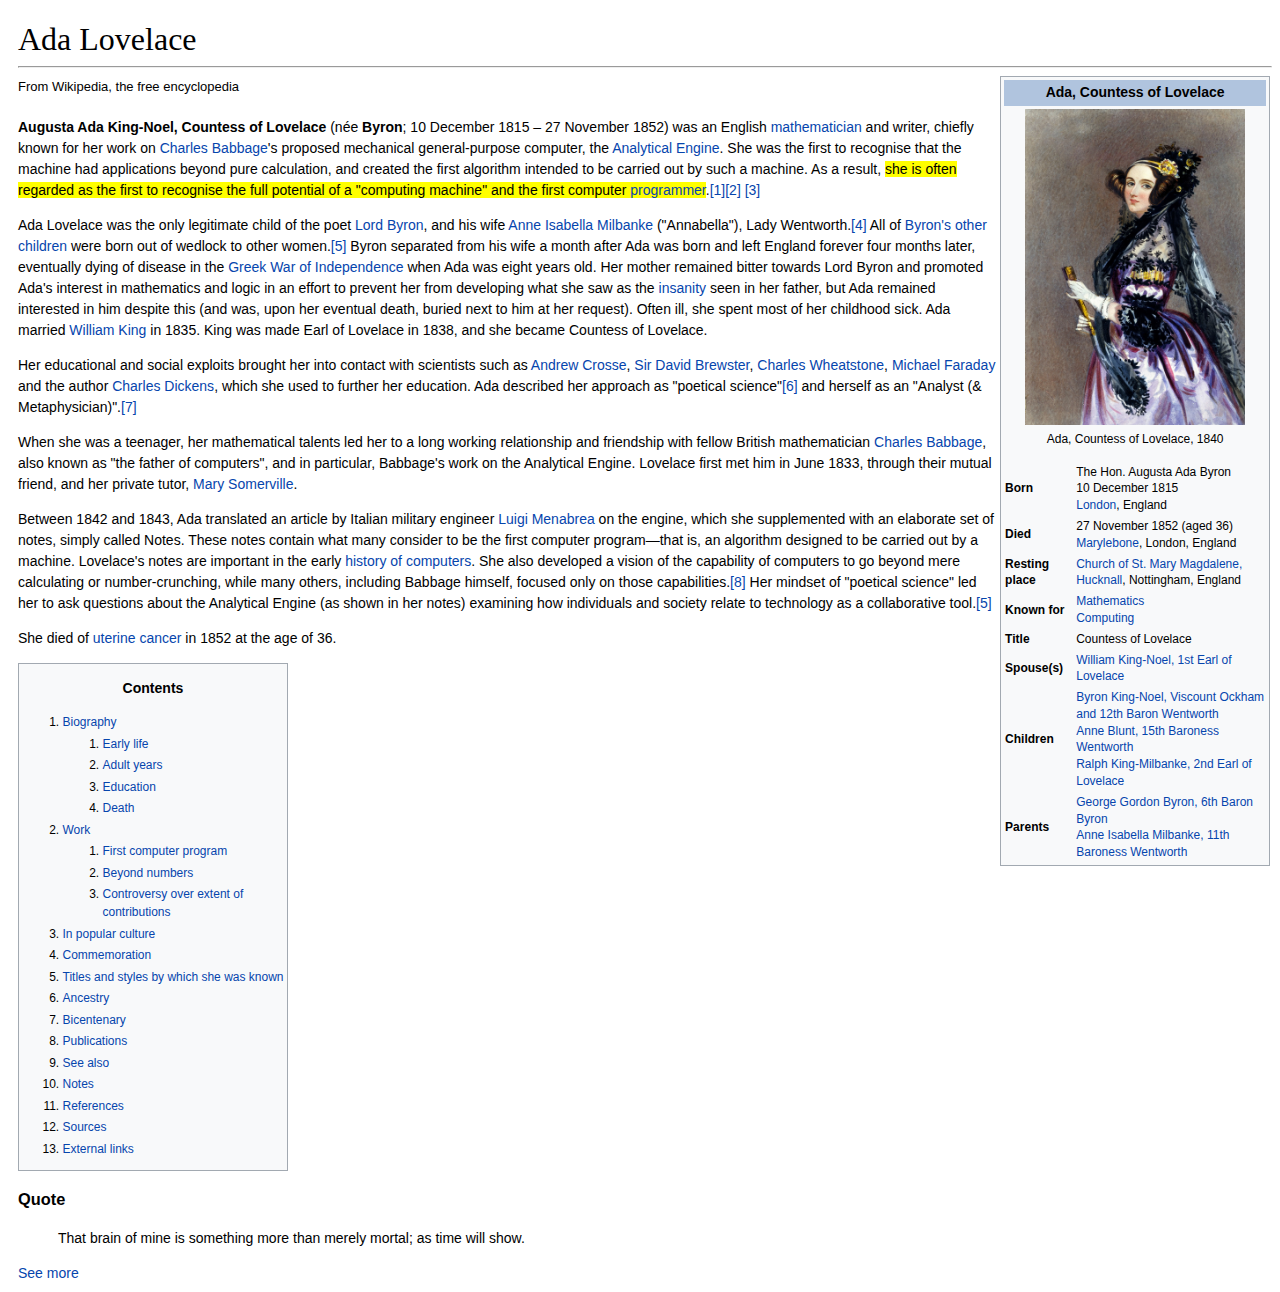
<file: index.html>
<!DOCTYPE html>
<html>
  <head>
    <meta charset="utf-8">
    <title>Ada Lovelace</title>
    <link rel="stylesheet" href="css/main.css">
    <base target="_blank">
  </head>

  <body>
    <header>
      <h1 class="firstHeading">Ada Lovelace</h1>
      <hr>
    </header>

    <main class="biography">
      <p>From Wikipedia, the free encyclopedia</p>
      <p><strong>Augusta Ada King-Noel, Countess of Lovelace</strong> (née <strong> Byron</strong>; 10 December 1815 – 27 November 1852) was an English <a href="https://en.wikipedia.org/wiki/Mathematician">mathematician</a> and writer, chiefly known for her work on <a href="https://en.wikipedia.org/wiki/Charles_Babbage">Charles Babbage</a>'s proposed mechanical general-purpose computer, the <a href="https://en.wikipedia.org/wiki/Analytical_Engine">Analytical Engine</a>. She was the first to recognise that the machine had applications beyond pure calculation, and created the first algorithm intended to be carried out by such a machine. As a result, <mark>she is often regarded as the first to recognise the full potential of a "computing machine" and the first computer <a href="https://en.wikipedia.org/wiki/Programmer">programmer</a></mark>.<a href="https://en.wikipedia.org/wiki/Ada_Lovelace#cite_note-FOOTNOTEFuegiFrancis2003-1">[1]</a><a href="https://en.wikipedia.org/wiki/Ada_Lovelace#cite_note-2">[2]</a>
      <a href="https://en.wikipedia.org/wiki/Ada_Lovelace#cite_note-Lovelace_Google-3">[3]</a></p>

      <p>Ada Lovelace was the only legitimate child of the poet <a href="https://en.wikipedia.org/wiki/Lord_Byron">Lord Byron</a>, and his wife <a href="https://en.wikipedia.org/wiki/Anne_Isabella_Byron,_Baroness_Byron">Anne Isabella Milbanke</a> ("Annabella"), Lady Wentworth.<a href="https://en.wikipedia.org/wiki/Ada_Lovelace#cite_note-4">[4]</a> All of <a href="https://en.wikipedia.org/wiki/Lord_Byron#Children">Byron's other children</a> were born out of wedlock to other women.<a href="https://en.wikipedia.org/wiki/Ada_Lovelace#cite_note-ABCL-5">[5]</a> Byron separated from his wife a month after Ada was born and left England forever four months later, eventually dying of disease in the <a href="https://en.wikipedia.org/wiki/Greek_War_of_Independence">Greek War of Independence</a> when Ada was eight years old. Her mother remained bitter towards Lord Byron and promoted Ada's interest in mathematics and logic in an effort to prevent her from developing what she saw as the <a href="https://en.wikipedia.org/wiki/Insanity">insanity</a> seen in her father, but Ada remained interested in him despite this (and was, upon her eventual death, buried next to him at her request). Often ill, she spent most of her childhood sick. Ada married
      <a href="https://en.wikipedia.org/wiki/William_King-Noel,_1st_Earl_of_Lovelace">William King</a> in 1835. King was made Earl of Lovelace in 1838, and she became Countess of Lovelace.</p>

      <p>Her educational and social exploits brought her into contact with scientists such as <a href="https://en.wikipedia.org/wiki/Andrew_Crosse">Andrew Crosse</a>, <a href="https://en.wikipedia.org/wiki/David_Brewster">Sir David Brewster</a>, <a href="https://en.wikipedia.org/wiki/Charles_Wheatstone">Charles Wheatstone</a>, <a href="https://en.wikipedia.org/wiki/Michael_Faraday">Michael Faraday</a> and the author <a href="https://en.wikipedia.org/wiki/Charles_Dickens">Charles Dickens</a>, which she used to further her education. Ada described her approach as "poetical science"<a href="https://en.wikipedia.org/wiki/Ada_Lovelace#cite_note-FOOTNOTEToole1998234.E2.80.93235-6">[6]</a> and herself as an "Analyst (& Metaphysician)".<a href="https://en.wikipedia.org/wiki/Ada_Lovelace#cite_note-FOOTNOTEToole1998156.E2.80.93157-7">[7]</a></p>

      <p>When she was a teenager, her mathematical talents led her to a long working relationship and friendship with fellow British mathematician <a href="https://en.wikipedia.org/wiki/Charles_Babbage">Charles Babbage</a>, also known as "the father of computers", and in particular, Babbage's work on the Analytical Engine. Lovelace first met him in June 1833, through their mutual friend, and her private tutor, <a href="https://en.wikipedia.org/wiki/Mary_Somerville">Mary Somerville</a>.</p>

      <p>Between 1842 and 1843, Ada translated an article by Italian military engineer <a href="https://en.wikipedia.org/wiki/Luigi_Menabrea">Luigi Menabrea</a> on the engine, which she supplemented with an elaborate set of notes, simply called Notes. These notes contain what many consider to be the first computer program—that is, an algorithm designed to be carried out by a machine. Lovelace's notes are important in the early <a href="https://en.wikipedia.org/wiki/History_of_computers">history of computers</a>. She also developed a vision of the capability of computers to go beyond mere calculating or number-crunching, while many others, including Babbage himself, focused only on those capabilities.<a href="https://en.wikipedia.org/wiki/Ada_Lovelace#cite_note-FOOTNOTEFuegiFrancis200319.2C_25-8">[8]</a> Her mindset of "poetical science" led her to ask questions about the Analytical Engine (as shown in her notes) examining how individuals and society relate to technology as a collaborative tool.<a href="https://en.wikipedia.org/wiki/Ada_Lovelace#cite_note-ABCL-5">[5]</a></p>

      <p>She died of <a href="https://en.wikipedia.org/wiki/Uterine_cancer">uterine cancer</a> in 1852 at the age of 36.</p>

      <section>
        <h3 class="listTitle">Contents</h3>
        <ol class="contentIndex">
          <li><a href="#">Biography</a></li>
            <ol>
              <li><a href="#">Early life</a></li>
              <li><a href="#">Adult years</a></li>
              <li><a href="#">Education</a></li>
              <li><a href="#">Death</a></li>
            </ol>
          <li><a href="#">Work</a></li>
            <ol>
              <li><a href="#">First computer program</a></li>
              <li><a href="#">Beyond numbers</a></li>
              <li><a href="#">Controversy over extent of contributions</a></li>
            </ol>
          <li><a href="#">In popular culture</a></li>
          <li><a href="#">Commemoration</a></li>
          <li><a href="#">Titles and styles by which she was known</a></li>
          <li><a href="#">Ancestry</a></li>
          <li><a href="#">Bicentenary</a></li>
          <li><a href="#">Publications</a></li>
          <li><a href="#">See also</a></li>
          <li><a href="#">Notes</a></li>
          <li><a href="#">References</a></li>
          <li><a href="#">Sources</a></li>
          <li><a href="#">External links</a></li>
        </ol>
      </section>

      <h3>Quote</h3>
      <blockquote cite="http://www.azquotes.com/author/29338-Ada_Lovelace">
        That brain of mine is something more than merely mortal; as time will show.
      </blockquote>

      <a href="information.html">See more</a>
    </main>

    <aside class="summary">
      <table class="summary-table">
        <thead>
          <tr>
            <th colspan="2">Ada, Countess of Lovelace</th>
          </tr>
        </thead>
        <tbody>
          <tr>
            <td colspan="2">
              <img src="assets/imgs/Ada_Lovelace_portrait.jpg" alt="Ada Lovelace">
              <p class="imageText">Ada, Countess of Lovelace, 1840</p>
            </td>
          </tr>
          <tr>
            <th>Born</th>
            <td>The Hon. Augusta Ada Byron <br> 10 December 1815 <br> <a href="#">London</a>, England</td>
          </tr>
          <tr>
            <th>Died</th>
            <td>27 November 1852 (aged 36) <br> <a href="#">Marylebone</a>, London, England</td>
          </tr>
          <tr>
            <th>Resting place</th>
            <td><a href="#">Church of St. Mary Magdalene, Hucknall</a>, Nottingham, England</td>
          </tr>
          <tr>
            <th>Known for</th>
            <td><a href="#">Mathematics</a> <br><a href="#">Computing</a></td>
          </tr>
          <tr>
            <th>Title</th>
            <td>Countess of Lovelace</td>
          </tr>
          <tr>
            <th>Spouse(s)</th>
            <td><a href="#">William King-Noel, 1st Earl of Lovelace</a></td>
          </tr>
          <tr>
            <th>Children</th>
            <td><a href="#">Byron King-Noel, Viscount Ockham and 12th Baron Wentworth</a> <br>
                <a href="#">Anne Blunt, 15th Baroness Wentworth</a> <br>
                <a href="#">Ralph King-Milbanke, 2nd Earl of Lovelace</a></td>
          </tr>
          <tr>
            <th>Parents</th>
            <td><a href="#">George Gordon Byron, 6th Baron Byron</a> <br>
                <a href="#">Anne Isabella Milbanke, 11th Baroness Wentworth</a></td>
          </tr>
        </tbody>
      </table>
    </aside>

    <script type="text/javascript" src="js/app.js">
    </script>
  </body>
</html>
</file>
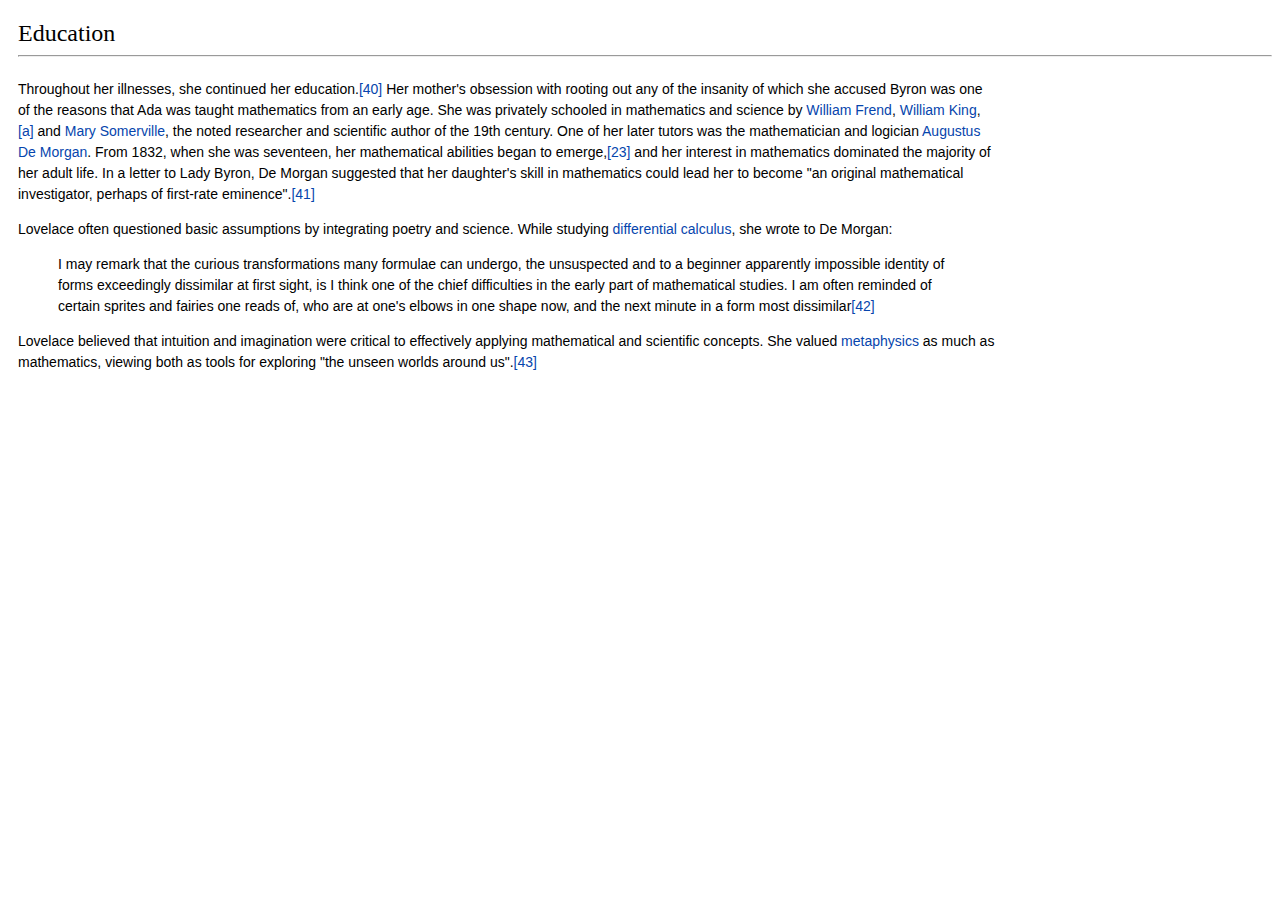
<file: information.html>
<!DOCTYPE html>
<html>
  <head>
    <meta charset="utf-8">
    <title>Info</title>
    <link rel="stylesheet" href="css/main.css">
    <base target="_blank">
  </head>
  <body>
    <header>
      <h2 class="firstHeading">Education</h2>
      <hr>
    </header>

    <main class="additionalInfo">
      <p>Throughout her illnesses, she continued her education.<a href="https://en.wikipedia.org/wiki/Ada_Lovelace#cite_note-FOOTNOTEStein198528.E2.80.9330-40">[40]</a> Her mother's obsession with rooting out any of the insanity of which she accused Byron was one of the reasons that Ada was taught mathematics from an early age. She was privately schooled in mathematics and science by <a href="https://en.wikipedia.org/wiki/William_Frend_(social_reformer)">William Frend</a>, <a href="https://en.wikipedia.org/wiki/William_King_(physician)">William King</a>,<a href="https://en.wikipedia.org/wiki/Ada_Lovelace#cite_note-williamkings-41">[a]</a> and <a href="https://en.wikipedia.org/wiki/Mary_Somerville">Mary Somerville</a>, the noted researcher and scientific author of the 19th century. One of her later tutors was the mathematician and logician <a href="https://en.wikipedia.org/wiki/Augustus_De_Morgan">Augustus De Morgan</a>. From 1832, when she was seventeen, her mathematical abilities began to emerge,<a href="https://en.wikipedia.org/wiki/Ada_Lovelace#cite_note-FOOTNOTETurney1972138-23">[23]</a> and her interest in mathematics dominated the majority of her adult life. In a letter to Lady Byron, De Morgan suggested that her daughter's skill in mathematics could lead her to become "an original mathematical investigator, perhaps of first-rate eminence".<a href="https://en.wikipedia.org/wiki/Ada_Lovelace#cite_note-FOOTNOTEStein198582-42">[41]</a></p>

      <p>Lovelace often questioned basic assumptions by integrating poetry and science. While studying <a href="https://en.wikipedia.org/wiki/Differential_calculus">differential calculus</a>, she wrote to De Morgan:</p>

      <blockquote>
        I may remark that the curious transformations many formulae can undergo, the unsuspected and to a beginner apparently impossible identity of forms exceedingly dissimilar at first sight, is I think one of the chief difficulties in the early part of mathematical studies. I am often reminded of certain sprites and fairies one reads of, who are at one's elbows in one shape now, and the next minute in a form most dissimilar<a href="https://en.wikipedia.org/wiki/Ada_Lovelace#cite_note-FOOTNOTEToole199899-43">[42]</a>
      </blockquote>

      <p>Lovelace believed that intuition and imagination were critical to effectively applying mathematical and scientific concepts. She valued <a href="https://en.wikipedia.org/wiki/Metaphysics">metaphysics</a> as much as mathematics, viewing both as tools for exploring "the unseen worlds around us".<a href="https://en.wikipedia.org/wiki/Ada_Lovelace#cite_note-FOOTNOTEToole199891.E2.80.93100-44">[43]</a></p>
    </main>
  </body>
</html>
</file>
<file: css/main.css>
/*Utilizamos un selector universal para establecer el valor de box-sizing a border-box en todas las cajas*/
* {
    box-sizing: border-box;
}
/*Utilizamos el selector de etiqueta body para aumentar tamaño de padding izquierdo*/
body {
    padding-left: 10px;
}
/*Utilizamos el selector de clase .firstHeading que hace referencia al h1 para establecer el tipo de letra y grosor del texto, y también para reducir el margen inferior*/
.firstHeading {
  font-family: Lucida;
  font-weight: normal;
  margin-bottom: 3px;
}
/*Utilizamos el selector de clase .biography que hace referencia al contenido principal del documento le damos un display inline-block para que la caja que ocupa nuestra tabla entre a la misma altura. Además, establecemos un nuevo ancho de la caja; y tipo, tamaño y altura de letra. El selector de clase .additionalInfo también recive los mismos valores*/
.biography, .additionalInfo {
  width: 78%;
  font-family: sans-serif;
  font-size: 14px;
  line-height: 1.5;
  display: inline-block;
}
/*Utilizamos un selector descendente (selector de clase .biography y la pseudo-clase :first-child de p) para aplicar cambios solo al primer párrafo*/
.biography p:first-child {
  font-size: 13px;
  margin-top: 1px;
  margin-bottom: 20px;
}
/*Utilizamos el selector de clase .summary para establecer el ancho; tipo, altura y tamaño de letra; y la alineación vertical. También le damos un display inline-block para que se ubique a la altura de .biography*/
.summary {
  width: 270px;
  font-family: sans-serif;
  line-height: 1.4;
  font-size: 12px;
  vertical-align: top;
  display: inline-block;
}
/*Utilizamos el selector de clase .summary-table para establecer el ancho del borde, padding y color de fondo de nuestra tabla*/
.summary-table {
  border: 1px solid #a2a9b1;
  padding: 1px;
  background-color: #f8f9fa;
}
/*Utilizamos un selector descendente (selector de clase .summary-table y los selectores de etiqueta thead y th) para establecer el color de fondo, padding superior e inferior, y tamaño de letra de th*/
.summary-table thead th {
  background-color: #b0c4de;
  padding-top: 3px;
  padding-bottom: 3px;
  font-size: 14px;
}
/*Utilizamos un selector descendente (selector de clase .summary-table, selector de etiqueta tbody y la pseudo-clase :first-child de tr) para aplicar cambios solo a la primera fila de nuestra tabla en tbody*/
.summary-table tbody tr:first-child {
  text-align: center;
}
/*Utilizamos un selector descendente (selector de clase .summary-table, y selectores de etiqueta tbody y th) para alinear el texto a la izquierda*/
.summary-table tbody th {
  text-align: left;
}
/*Utilizamos el selector de etiqueta img para establecer el ancho de nuestra imagen*/
img {
  width: 220px;
}
/*Utilizamos el selector de clase .imageText para reducir el margen superior del texto que aparece debajo de nuestra imagen en la tabla*/
.imageText {
  margin-top: 1px;
}
/*Utilizamos el selector de clase .listTitle para centrarlo*/
.listTitle {
  text-align: center;
}
/*Utilizamos el selector de etiqueta li para aumentar el margen de todos los elementos li en el documento*/
li {
  margin: 3.5px;
}
/*Utilizamos el selector de etiqueta section, que está compuesto por un párrafo y una lista, para establecer su ancho, borde, color de fondo, reducir padding izquierdo, y cambiar tamaño de letra*/
section {
  width: 270px;
  font-size: 12px;
  border: 1px solid #a2a9b1;
  background-color: #f8f9fa;
  padding-left: 0px;
}
/*Utilizamos el selector de etiqueta a para cambiar de color el texto de los links y retirar el subrayado predefinido*/
a {
  color: #0645ad;
  text-decoration: none;
}
/*Utilizamos la pseudo-clase a:hover para implementar el subrayado de los links cuando pasamos el cursor sobre ellos*/
a:hover {
  text-decoration: underline;
}
</file>
